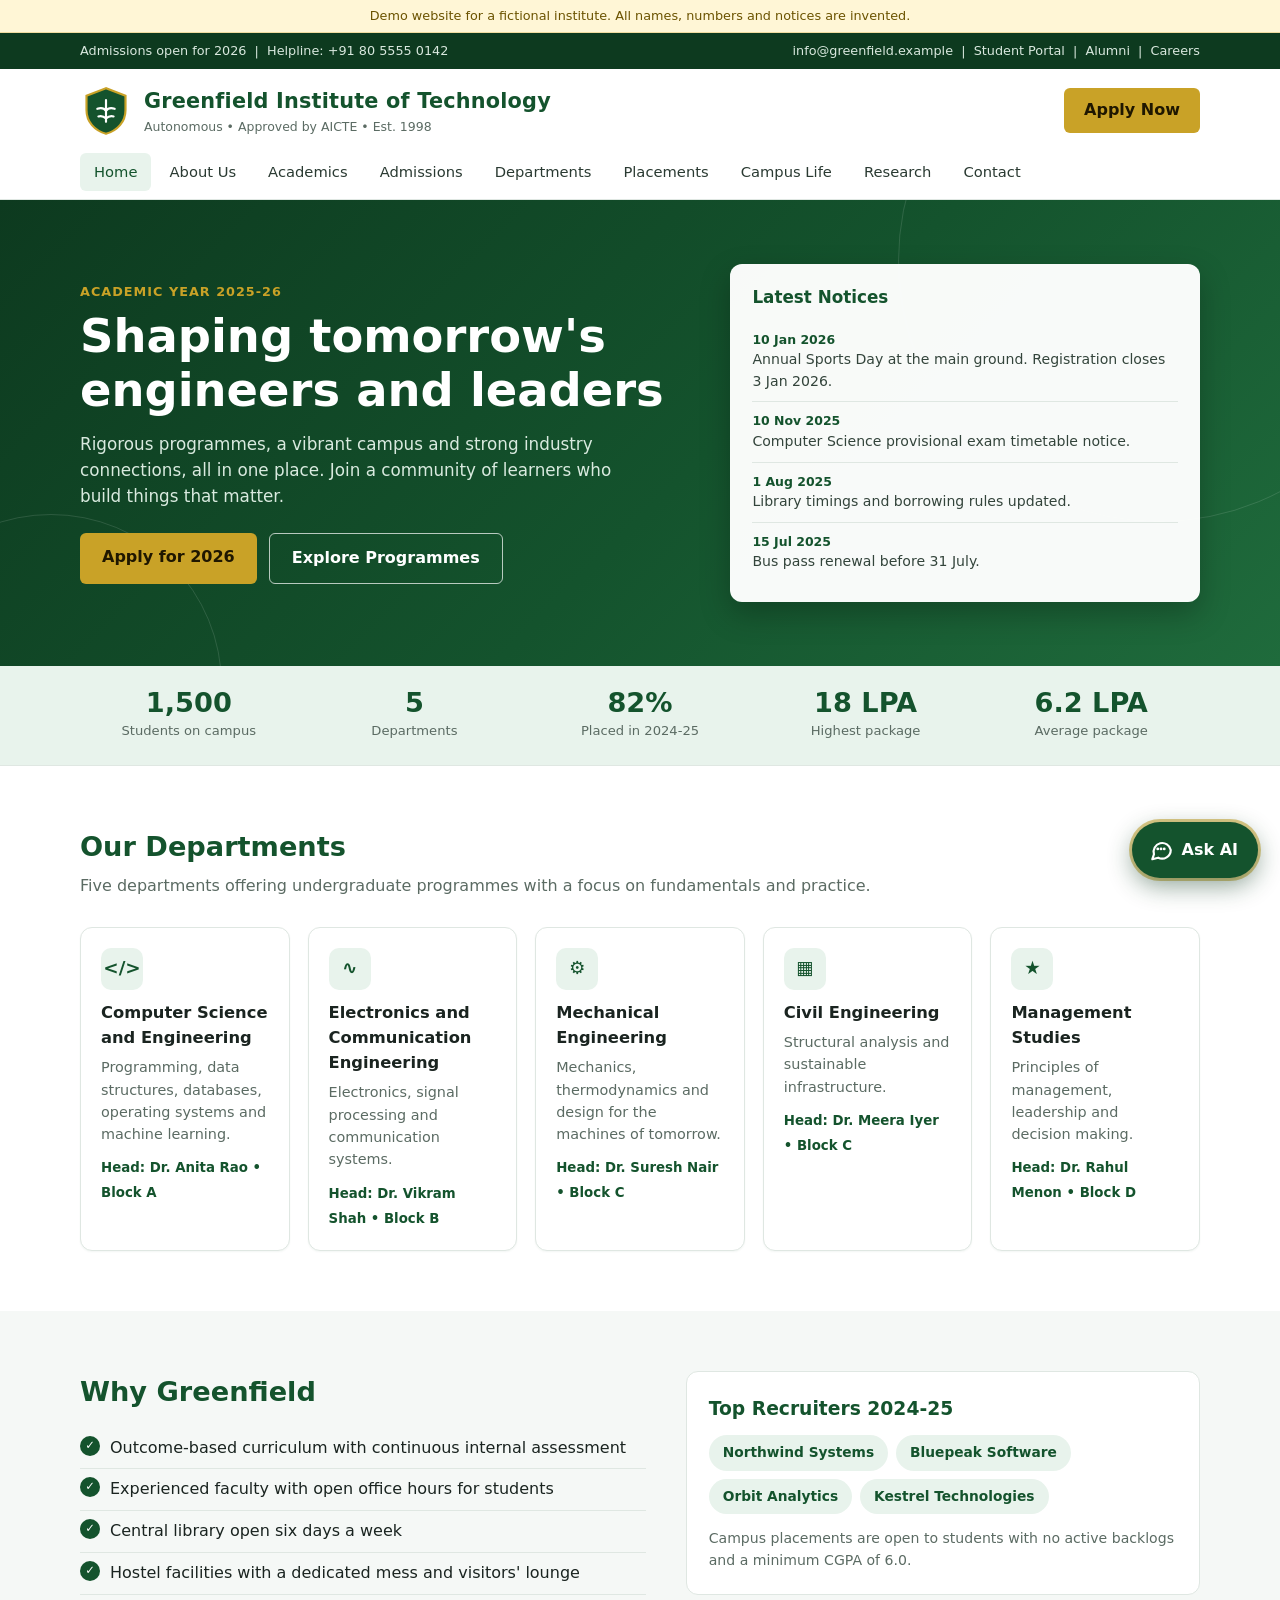
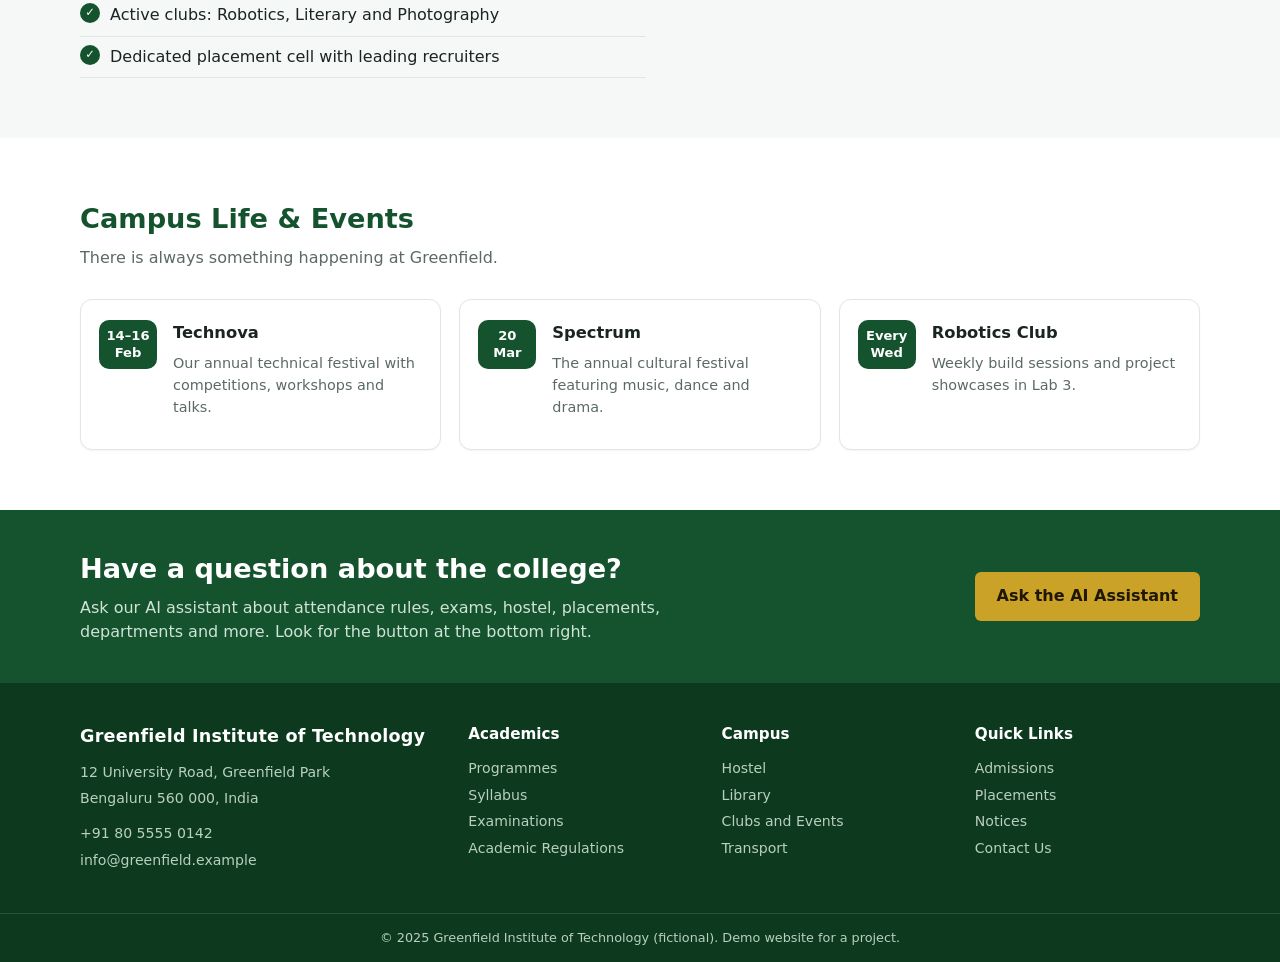
<file: frontend/index.html>
<!doctype html>
<html lang="en">
<head>
  <meta charset="utf-8">
  <meta name="viewport" content="width=device-width, initial-scale=1">
  <title>Greenfield Institute of Technology</title>
  <link rel="stylesheet" href="site.css">
</head>
<body>

  <div class="site" inert>

    <div class="demo-banner">Demo website for a fictional institute. All names, numbers and notices are invented.</div>

    <div class="topbar">
      <div class="wrap topbar-inner">
        <span>Admissions open for 2026 &nbsp;|&nbsp; Helpline: +91 80 5555 0142</span>
        <span>info@greenfield.example &nbsp;|&nbsp; Student Portal &nbsp;|&nbsp; Alumni &nbsp;|&nbsp; Careers</span>
      </div>
    </div>

    <header class="masthead">
      <div class="wrap masthead-inner">
        <div class="brand">
          <svg class="crest" viewBox="0 0 48 48" aria-hidden="true">
            <path d="M24 3 6 10v13c0 11 7.5 19 18 22 10.500-3 18-11 18-22V10z" fill="#14532d"/>
            <path d="M24 3 6 10v13c0 11 7.5 19 18 22 10.500-3 18-11 18-22V10z" fill="none" stroke="#c9a227" stroke-width="2"/>
            <path d="M24 14v20M16 22c3-1 6-1 8 2 2-3 5-3 8-2M17 29c3-1 5 0 7 2 2-2 4-3 7-2" fill="none" stroke="#fff" stroke-width="2" stroke-linecap="round"/>
          </svg>
          <div>
            <div class="brand-name">Greenfield Institute of Technology</div>
            <div class="brand-tag">Autonomous &bull; Approved by AICTE &bull; Est. 1998</div>
          </div>
        </div>
        <div class="apply">Apply Now</div>
      </div>
      <nav class="wrap nav">
        <span class="active">Home</span><span>About Us</span><span>Academics</span><span>Admissions</span>
        <span>Departments</span><span>Placements</span><span>Campus Life</span><span>Research</span><span>Contact</span>
      </nav>
    </header>

    <section class="hero">
      <div class="wrap hero-inner">
        <div class="hero-text">
          <p class="eyebrow">Academic Year 2025-26</p>
          <h1>Shaping tomorrow's engineers and leaders</h1>
          <p class="lead">Rigorous programmes, a vibrant campus and strong industry connections, all in one place. Join a community of learners who build things that matter.</p>
          <div class="hero-actions">
            <span class="btn primary">Apply for 2026</span>
            <span class="btn ghost">Explore Programmes</span>
          </div>
        </div>
        <div class="hero-card">
          <h3>Latest Notices</h3>
          <ul>
            <li><b>10 Jan 2026</b> Annual Sports Day at the main ground. Registration closes 3 Jan 2026.</li>
            <li><b>10 Nov 2025</b> Computer Science provisional exam timetable notice.</li>
            <li><b>1 Aug 2025</b> Library timings and borrowing rules updated.</li>
            <li><b>15 Jul 2025</b> Bus pass renewal before 31 July.</li>
          </ul>
        </div>
      </div>
    </section>

    <section class="stats">
      <div class="wrap stats-inner">
        <div><strong>1,500</strong><span>Students on campus</span></div>
        <div><strong>5</strong><span>Departments</span></div>
        <div><strong>82%</strong><span>Placed in 2024-25</span></div>
        <div><strong>18 LPA</strong><span>Highest package</span></div>
        <div><strong>6.2 LPA</strong><span>Average package</span></div>
      </div>
    </section>

    <section class="block">
      <div class="wrap">
        <h2>Our Departments</h2>
        <p class="sub">Five departments offering undergraduate programmes with a focus on fundamentals and practice.</p>
        <div class="cards five">
          <div class="card"><div class="ico">&lt;/&gt;</div><h3>Computer Science and Engineering</h3><p>Programming, data structures, databases, operating systems and machine learning.</p><small>Head: Dr. Anita Rao &bull; Block A</small></div>
          <div class="card"><div class="ico">&#8767;</div><h3>Electronics and Communication Engineering</h3><p>Electronics, signal processing and communication systems.</p><small>Head: Dr. Vikram Shah &bull; Block B</small></div>
          <div class="card"><div class="ico">&#9881;</div><h3>Mechanical Engineering</h3><p>Mechanics, thermodynamics and design for the machines of tomorrow.</p><small>Head: Dr. Suresh Nair &bull; Block C</small></div>
          <div class="card"><div class="ico">&#9638;</div><h3>Civil Engineering</h3><p>Structural analysis and sustainable infrastructure.</p><small>Head: Dr. Meera Iyer &bull; Block C</small></div>
          <div class="card"><div class="ico">&#9733;</div><h3>Management Studies</h3><p>Principles of management, leadership and decision making.</p><small>Head: Dr. Rahul Menon &bull; Block D</small></div>
        </div>
      </div>
    </section>

    <section class="block alt">
      <div class="wrap two">
        <div>
          <h2>Why Greenfield</h2>
          <ul class="ticks">
            <li>Outcome-based curriculum with continuous internal assessment</li>
            <li>Experienced faculty with open office hours for students</li>
            <li>Central library open six days a week</li>
            <li>Hostel facilities with a dedicated mess and visitors' lounge</li>
            <li>Active clubs: Robotics, Literary and Photography</li>
            <li>Dedicated placement cell with leading recruiters</li>
          </ul>
        </div>
        <div class="panel">
          <h3>Top Recruiters 2024-25</h3>
          <div class="chips"><span>Northwind Systems</span><span>Bluepeak Software</span><span>Orbit Analytics</span><span>Kestrel Technologies</span></div>
          <p class="note">Campus placements are open to students with no active backlogs and a minimum CGPA of 6.0.</p>
        </div>
      </div>
    </section>

    <section class="block">
      <div class="wrap">
        <h2>Campus Life &amp; Events</h2>
        <p class="sub">There is always something happening at Greenfield.</p>
        <div class="cards three">
          <div class="card event"><div class="date">14&ndash;16<br>Feb</div><h3>Technova</h3><p>Our annual technical festival with competitions, workshops and talks.</p></div>
          <div class="card event"><div class="date">20<br>Mar</div><h3>Spectrum</h3><p>The annual cultural festival featuring music, dance and drama.</p></div>
          <div class="card event"><div class="date">Every<br>Wed</div><h3>Robotics Club</h3><p>Weekly build sessions and project showcases in Lab 3.</p></div>
        </div>
      </div>
    </section>

    <section class="cta">
      <div class="wrap cta-inner">
        <div>
          <h2>Have a question about the college?</h2>
          <p>Ask our AI assistant about attendance rules, exams, hostel, placements, departments and more. Look for the button at the bottom right.</p>
        </div>
        <span class="btn primary">Ask the AI Assistant</span>
      </div>
    </section>

    <footer>
      <div class="wrap foot">
        <div>
          <div class="brand-name light">Greenfield Institute of Technology</div>
          <p>12 University Road, Greenfield Park<br>Bengaluru 560 000, India</p>
          <p>+91 80 5555 0142<br>info@greenfield.example</p>
        </div>
        <div><h4>Academics</h4><p>Programmes<br>Syllabus<br>Examinations<br>Academic Regulations</p></div>
        <div><h4>Campus</h4><p>Hostel<br>Library<br>Clubs and Events<br>Transport</p></div>
        <div><h4>Quick Links</h4><p>Admissions<br>Placements<br>Notices<br>Contact Us</p></div>
      </div>
      <div class="copy">&copy; 2025 Greenfield Institute of Technology (fictional). Demo website for a project.</div>
    </footer>
  </div>

  <button id="ai-btn" class="ai-btn" type="button" aria-label="Open College AI Assistant" aria-expanded="false" aria-controls="ai-panel">
    <svg class="ai-open" viewBox="0 0 24 24" width="26" height="26" fill="none" stroke="currentColor" stroke-width="2" stroke-linecap="round" stroke-linejoin="round" aria-hidden="true">
      <path d="M21 12a8 8 0 0 1-11.600 7.100L4 20.500l1.500-4.600A8 8 0 1 1 21 12z"/>
      <path d="M9 11h.01M12 11h.01M15 11h.01" stroke-width="2.600"/>
    </svg>
    <svg class="ai-close" viewBox="0 0 24 24" width="26" height="26" fill="none" stroke="currentColor" stroke-width="2.200" stroke-linecap="round" aria-hidden="true">
      <path d="M6 6l12 12M18 6 6 18"/>
    </svg>
    <span class="ai-label">Ask AI</span>
  </button>

  <section id="ai-panel" class="ai-panel" role="dialog" aria-label="College AI Assistant" hidden>
    <div class="ai-head">
      <span>College AI Assistant</span>
      <button id="ai-min" class="ai-min" type="button" aria-label="Close assistant">&times;</button>
    </div>
    <iframe id="ai-frame" title="College AI Assistant chat"></iframe>
  </section>

  <script src="site.js"></script>
</body>
</html>
</file>
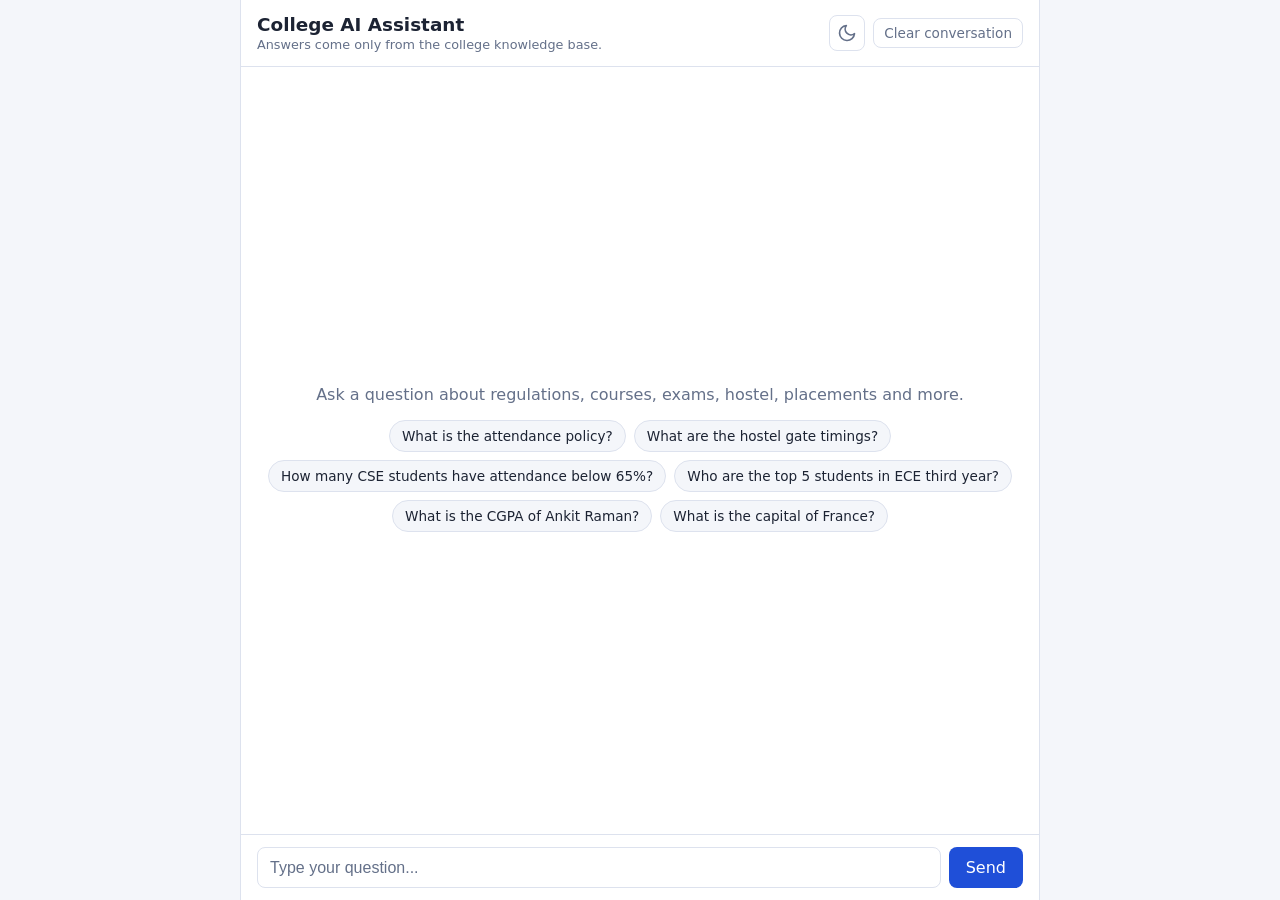
<file: frontend/assistant.html>
<!doctype html>
<html lang="en">
<head>
  <meta charset="utf-8">
  <meta name="viewport" content="width=device-width, initial-scale=1">
  <title>College AI Assistant</title>
  <script>
    (function () {
      var theme = null;
      try { theme = localStorage.getItem("theme"); } catch (e) {}
      if (theme !== "light" && theme !== "dark") {
        theme = window.matchMedia && window.matchMedia("(prefers-color-scheme: dark)").matches ? "dark" : "light";
      }
      document.documentElement.setAttribute("data-theme", theme);
    })();
  </script>
  <script>
    if (window.self !== window.top) document.documentElement.classList.add("embedded");
  </script>
  <link rel="stylesheet" href="style.css">
</head>
<body>
  <div class="app">
    <header>
      <div>
        <h1>College AI Assistant</h1>
        <p class="subtitle">Answers come only from the college knowledge base.</p>
      </div>
      <div class="header-actions">
        <button id="theme-btn" class="icon-btn" type="button" aria-label="Switch to dark theme" title="Switch theme">
          <svg class="icon-moon" viewBox="0 0 24 24" width="20" height="20" fill="none" stroke="currentColor" stroke-width="2" stroke-linecap="round" stroke-linejoin="round" aria-hidden="true">
            <path d="M21 12.8A9 9 0 1 1 11.2 3a7 7 0 0 0 9.8 9.8z"/>
          </svg>
          <svg class="icon-sun" viewBox="0 0 24 24" width="20" height="20" fill="none" stroke="currentColor" stroke-width="2" stroke-linecap="round" stroke-linejoin="round" aria-hidden="true">
            <circle cx="12" cy="12" r="4"/>
            <path d="M12 2v2M12 20v2M4.93 4.93l1.41 1.41M17.66 17.66l1.41 1.41M2 12h2M20 12h2M4.93 19.07l1.41-1.41M17.66 6.34l1.41-1.41"/>
          </svg>
        </button>
        <button id="clear-btn" class="secondary" type="button">Clear conversation</button>
      </div>
    </header>

    <main id="messages" aria-live="polite">
      <div class="empty" id="empty-state">
        <p>Ask a question about regulations, courses, exams, hostel, placements and more.</p>
        <div class="examples" id="examples">
          <button type="button" class="chip">What is the attendance policy?</button>
          <button type="button" class="chip">What are the hostel gate timings?</button>
          <button type="button" class="chip">How many CSE students have attendance below 65%?</button>
          <button type="button" class="chip">Who are the top 5 students in ECE third year?</button>
          <button type="button" class="chip">What is the CGPA of Ankit Raman?</button>
          <button type="button" class="chip">What is the capital of France?</button>
        </div>
      </div>
    </main>

    <form id="chat-form" autocomplete="off">
      <input id="question" type="text" maxlength="1000" placeholder="Type your question..." aria-label="Your question" required>
      <button id="send-btn" type="submit">Send</button>
    </form>
  </div>
  <script src="script.js"></script>
</body>
</html>
</file>
<file: frontend/site.css>
:root {
  color-scheme: light;
  --green: #14532d;
  --green-dark: #0d3a1f;
  --green-soft: #e8f3ec;
  --gold: #c9a227;
  --ink: #1a2420;
  --muted: #5b6b63;
  --line: #dfe7e2;
  --bg: #ffffff;
  --alt: #f5f8f6;
}

* { box-sizing: border-box; }
html { scroll-behavior: smooth; }

body {
  margin: 0;
  font-family: system-ui, -apple-system, "Segoe UI", Roboto, sans-serif;
  color: var(--ink);
  background: var(--bg);
  line-height: 1.55;
}

.wrap { width: min(1120px, 100% - 32px); margin-inline: auto; }

.site { cursor: default; user-select: none; -webkit-user-select: none; }

.demo-banner { background: #fff6d6; color: #6b5300; text-align: center; font-size: 0.8rem; padding: 6px 12px; border-bottom: 1px solid #f0dca0; }

.topbar { background: var(--green-dark); color: #d9e8de; font-size: 0.8rem; }
.topbar-inner { display: flex; flex-wrap: wrap; justify-content: space-between; gap: 4px 16px; padding-block: 8px; }

.masthead { background: #fff; border-bottom: 1px solid var(--line); position: relative; }
.masthead-inner { display: flex; align-items: center; justify-content: space-between; gap: 16px; padding-block: 16px; }
.brand { display: flex; align-items: center; gap: 12px; }
.crest { width: 52px; height: 52px; flex: none; }
.brand-name { font-size: 1.3rem; font-weight: 700; color: var(--green); letter-spacing: 0.2px; }
.brand-name.light { color: #fff; font-size: 1.1rem; }
.brand-tag { font-size: 0.78rem; color: var(--muted); }
.apply { background: var(--gold); color: #1f1700; font-weight: 600; padding: 10px 20px; border-radius: 6px; white-space: nowrap; }

.nav { display: flex; flex-wrap: wrap; gap: 2px 4px; padding-bottom: 8px; font-size: 0.92rem; font-weight: 500; }
.nav span { padding: 8px 14px; border-radius: 6px; color: #2a3a32; }
.nav span.active { background: var(--green-soft); color: var(--green); }

.hero { background: linear-gradient(135deg, var(--green-dark), var(--green) 55%, #1f6b3c); color: #fff; position: relative; overflow: hidden; }
.hero::before, .hero::after { content: ""; position: absolute; border-radius: 50%; border: 1px solid rgba(255, 255, 255, 0.12); }
.hero::before { width: 520px; height: 520px; right: -140px; top: -200px; }
.hero::after { width: 340px; height: 340px; left: -120px; bottom: -190px; }
.hero-inner { display: grid; grid-template-columns: 1.3fr 1fr; gap: 40px; padding-block: 64px; align-items: center; position: relative; z-index: 1; }
.eyebrow { margin: 0 0 8px; color: var(--gold); font-weight: 600; letter-spacing: 1px; text-transform: uppercase; font-size: 0.8rem; }
.hero h1 { margin: 0 0 14px; font-size: clamp(1.9rem, 4vw, 2.9rem); line-height: 1.15; }
.lead { margin: 0 0 24px; font-size: 1.05rem; color: #d9eadf; max-width: 52ch; }
.hero-actions { display: flex; flex-wrap: wrap; gap: 12px; }
.btn { display: inline-block; padding: 12px 22px; border-radius: 6px; font-weight: 600; }
.btn.primary { background: var(--gold); color: #1f1700; }
.btn.ghost { border: 1.5px solid rgba(255, 255, 255, 0.7); color: #fff; }

.hero-card { background: rgba(255, 255, 255, 0.97); color: var(--ink); border-radius: 12px; padding: 20px 22px; box-shadow: 0 12px 30px rgba(0, 0, 0, 0.25); }
.hero-card h3 { margin: 0 0 10px; color: var(--green); font-size: 1.05rem; }
.hero-card ul { list-style: none; margin: 0; padding: 0; }
.hero-card li { padding: 9px 0; border-top: 1px solid var(--line); font-size: 0.88rem; color: #33443b; }
.hero-card li:first-child { border-top: 0; }
.hero-card b { display: block; color: var(--green); font-size: 0.78rem; }

.stats { background: var(--green-soft); border-bottom: 1px solid var(--line); }
.stats-inner { display: grid; grid-template-columns: repeat(5, 1fr); gap: 8px; padding-block: 22px; text-align: center; }
.stats strong { display: block; font-size: 1.7rem; color: var(--green); line-height: 1.1; }
.stats span { font-size: 0.82rem; color: var(--muted); }

.block { padding-block: 60px; }
.block.alt { background: var(--alt); }
h2 { margin: 0 0 6px; font-size: 1.7rem; color: var(--green); }
.sub { margin: 0 0 28px; color: var(--muted); }

.cards { display: grid; gap: 18px; }
.cards.five { grid-template-columns: repeat(auto-fit, minmax(190px, 1fr)); }
.cards.three { grid-template-columns: repeat(auto-fit, minmax(240px, 1fr)); }
.card { background: #fff; border: 1px solid var(--line); border-radius: 12px; padding: 20px; box-shadow: 0 1px 2px rgba(20, 83, 45, 0.05); }
.card h3 { margin: 10px 0 6px; font-size: 1.02rem; color: var(--ink); }
.card p { margin: 0 0 10px; font-size: 0.9rem; color: var(--muted); }
.card small { color: var(--green); font-weight: 600; }
.ico { width: 42px; height: 42px; border-radius: 10px; background: var(--green-soft); color: var(--green); display: grid; place-items: center; font-size: 1.15rem; font-weight: 700; }
.card.event { position: relative; padding-left: 92px; min-height: 120px; }
.card.event .date { position: absolute; left: 18px; top: 20px; width: 58px; padding: 8px 0; text-align: center; background: var(--green); color: #fff; border-radius: 10px; font-weight: 700; font-size: 0.82rem; line-height: 1.25; }
.card.event h3 { margin-top: 0; }

.two { display: grid; grid-template-columns: 1.1fr 1fr; gap: 40px; align-items: start; }
.ticks { list-style: none; margin: 14px 0 0; padding: 0; }
.ticks li { padding: 8px 0 8px 30px; position: relative; border-bottom: 1px solid var(--line); }
.ticks li::before { content: "\2713"; position: absolute; left: 0; top: 8px; width: 20px; height: 20px; border-radius: 50%; background: var(--green); color: #fff; font-size: 0.72rem; display: grid; place-items: center; }
.panel { background: #fff; border: 1px solid var(--line); border-radius: 12px; padding: 22px; }
.panel h3 { margin: 0 0 12px; color: var(--green); }
.chips { display: flex; flex-wrap: wrap; gap: 8px; }
.chips span { background: var(--green-soft); color: var(--green); padding: 7px 14px; border-radius: 999px; font-size: 0.86rem; font-weight: 600; }
.note { margin: 14px 0 0; font-size: 0.88rem; color: var(--muted); }

.cta { background: var(--green); color: #fff; }
.cta-inner { display: flex; flex-wrap: wrap; align-items: center; justify-content: space-between; gap: 20px; padding-block: 38px; }
.cta h2 { color: #fff; }
.cta p { margin: 0; color: #cfe3d6; max-width: 62ch; }

footer { background: var(--green-dark); color: #b9cfc0; font-size: 0.88rem; }
.foot { display: grid; grid-template-columns: 1.6fr 1fr 1fr 1fr; gap: 28px; padding-block: 40px; }
footer h4 { margin: 0 0 8px; color: #fff; font-size: 0.95rem; }
footer p { margin: 8px 0 0; line-height: 1.9; }
.copy { border-top: 1px solid rgba(255, 255, 255, 0.12); text-align: center; padding: 14px 16px; font-size: 0.8rem; }

.ai-btn {
  position: fixed; right: 22px; bottom: 22px; z-index: 50;
  display: inline-flex; align-items: center; gap: 8px;
  height: 56px; padding: 0 20px 0 16px; border: 0; border-radius: 999px;
  background: var(--green); color: #fff; font: inherit; font-weight: 600; cursor: pointer;
  box-shadow: 0 8px 24px rgba(13, 58, 31, 0.45), 0 0 0 3px rgba(201, 162, 39, 0.55);
  transition: transform 0.15s ease, background 0.15s ease;
}
.ai-btn:hover { transform: translateY(-2px); background: var(--green-dark); }
.ai-btn:focus-visible { outline: 3px solid var(--gold); outline-offset: 3px; }
.ai-btn .ai-close { display: none; }
.ai-btn[aria-expanded="true"] .ai-open { display: none; }
.ai-btn[aria-expanded="true"] .ai-close { display: block; }
.ai-btn[aria-expanded="true"] .ai-label { display: none; }
.ai-btn[aria-expanded="true"] { padding: 0 15px; }

.ai-panel {
  position: fixed; right: 22px; bottom: 94px; z-index: 49;
  width: min(400px, calc(100vw - 32px)); height: min(640px, calc(100dvh - 120px));
  display: flex; flex-direction: column; overflow: hidden;
  background: #fff; border-radius: 16px; border: 1px solid var(--line);
  box-shadow: 0 18px 50px rgba(0, 0, 0, 0.3);
}
.ai-panel[hidden] { display: none; }
.ai-head { display: flex; align-items: center; justify-content: space-between; padding: 10px 14px; background: var(--green); color: #fff; font-weight: 600; }
.ai-min { background: transparent; border: 0; color: #fff; font-size: 1.5rem; line-height: 1; cursor: pointer; padding: 0 4px; border-radius: 6px; }
.ai-min:hover { background: rgba(255, 255, 255, 0.15); }
.ai-panel iframe { flex: 1; width: 100%; border: 0; background: #fff; }

@media (max-width: 860px) {
  .hero-inner, .two { grid-template-columns: 1fr; }
  .stats-inner { grid-template-columns: repeat(2, 1fr); }
  .foot { grid-template-columns: 1fr 1fr; }
  .apply { display: none; }
}
@media (max-width: 520px) {
  .ai-panel { right: 8px; left: 8px; width: auto; bottom: 86px; height: calc(100dvh - 104px); }
  .ai-btn { right: 14px; bottom: 14px; }
  .foot { grid-template-columns: 1fr; }
  .brand-name { font-size: 1.05rem; }
}
</file>
<file: frontend/style.css>
:root {
  color-scheme: light;
  --bg: #f4f6fa;
  --panel: #ffffff;
  --text: #1c2333;
  --muted: #647089;
  --accent: #1f4fd8;
  --accent-text: #ffffff;
  --border: #dde2ee;
  --input-bg: #ffffff;
  --bot-bg: #f4f6fa;
  --user: #1f4fd8;
  --error-bg: #fdecec;
  --error-text: #a12121;
  --error-border: #f0b8b8;
  --notice-bg: #fff6e0;
  --notice-text: #7a5800;
  --notice-border: #f0dca0;
}

:root[data-theme="dark"] {
  color-scheme: dark;
  --bg: #0f1420;
  --panel: #171d2c;
  --text: #e6e9f2;
  --muted: #98a2bb;
  --accent: #5b8cff;
  --accent-text: #0b1020;
  --border: #2a3350;
  --input-bg: #0f1420;
  --bot-bg: #1e2638;
  --user: #3a63d8;
  --error-bg: #3a1c20;
  --error-text: #ffb4b4;
  --error-border: #6b2f36;
  --notice-bg: #3a3118;
  --notice-text: #f3d98b;
  --notice-border: #66561f;
}

* { box-sizing: border-box; }

body {
  margin: 0;
  font-family: system-ui, -apple-system, "Segoe UI", Roboto, sans-serif;
  background: var(--bg);
  color: var(--text);
}

.app {
  max-width: 800px;
  height: 100dvh;
  margin: 0 auto;
  display: flex;
  flex-direction: column;
  background: var(--panel);
  border-inline: 1px solid var(--border);
}

header {
  display: flex;
  justify-content: space-between;
  align-items: center;
  gap: 12px;
  padding: 14px 16px;
  border-bottom: 1px solid var(--border);
}
h1 { margin: 0; font-size: 1.15rem; }
.subtitle { margin: 2px 0 0; font-size: 0.8rem; color: var(--muted); }
.header-actions { display: flex; align-items: center; gap: 8px; }

main {
  flex: 1;
  overflow-y: auto;
  padding: 16px;
  display: flex;
  flex-direction: column;
  gap: 12px;
}

.empty { margin: auto; text-align: center; color: var(--muted); }
.examples { display: flex; flex-wrap: wrap; justify-content: center; gap: 8px; margin-top: 12px; }

.msg { max-width: 85%; padding: 10px 14px; border-radius: 12px; line-height: 1.45; white-space: pre-wrap; overflow-wrap: anywhere; }
.msg.user { align-self: flex-end; background: var(--user); color: #fff; border-bottom-right-radius: 4px; }
.msg.bot { align-self: flex-start; background: var(--bot-bg); border: 1px solid var(--border); border-bottom-left-radius: 4px; }
.msg.notice { background: var(--notice-bg); color: var(--notice-text); border-color: var(--notice-border); }
.msg.error { background: var(--error-bg); color: var(--error-text); border-color: var(--error-border); }

.sources { margin-top: 8px; padding-top: 8px; border-top: 1px solid var(--border); font-size: 0.82rem; color: var(--muted); white-space: normal; }
.sources strong { display: block; margin-bottom: 2px; }
.sources ul { margin: 0; padding-left: 18px; }

.loading { display: inline-flex; gap: 4px; }
.loading span { width: 7px; height: 7px; border-radius: 50%; background: var(--muted); opacity: 0.4; animation: blink 1.2s infinite; }
.loading span:nth-child(2) { animation-delay: 0.2s; }
.loading span:nth-child(3) { animation-delay: 0.4s; }
@keyframes blink { 50% { opacity: 1; } }

form { display: flex; gap: 8px; padding: 12px 16px; border-top: 1px solid var(--border); }
input[type="text"] { flex: 1; min-width: 0; padding: 10px 12px; font-size: 1rem; border: 1px solid var(--border); border-radius: 8px; background: var(--input-bg); color: var(--text); }
input[type="text"]::placeholder { color: var(--muted); }
input[type="text"]:focus { outline: 2px solid var(--accent); outline-offset: -1px; }

button { font: inherit; cursor: pointer; border-radius: 8px; border: 1px solid transparent; padding: 10px 16px; background: var(--accent); color: var(--accent-text); }
button:disabled { opacity: 0.55; cursor: not-allowed; }
button.secondary { background: transparent; color: var(--muted); border-color: var(--border); padding: 6px 10px; font-size: 0.85rem; }
button.chip { background: var(--bot-bg); color: var(--text); border-color: var(--border); padding: 7px 12px; font-size: 0.85rem; border-radius: 999px; }
button.chip:hover { border-color: var(--accent); }

button.icon-btn { display: inline-flex; align-items: center; justify-content: center; width: 36px; height: 36px; padding: 0; background: transparent; color: var(--muted); border-color: var(--border); }
button.icon-btn:hover { color: var(--text); border-color: var(--accent); }
button.icon-btn:focus-visible { outline: 2px solid var(--accent); outline-offset: 2px; }
.icon-sun { display: none; }
:root[data-theme="dark"] .icon-moon { display: none; }
:root[data-theme="dark"] .icon-sun { display: block; }

:root.embedded .app { max-width: none; border-inline: 0; }
:root.embedded header { justify-content: flex-end; padding: 8px 12px; }
:root.embedded header > div:first-child { display: none; }

@media (max-width: 520px) {
  .app { border-inline: 0; }
  .msg { max-width: 94%; }
  .subtitle { display: none; }
}
</file>
